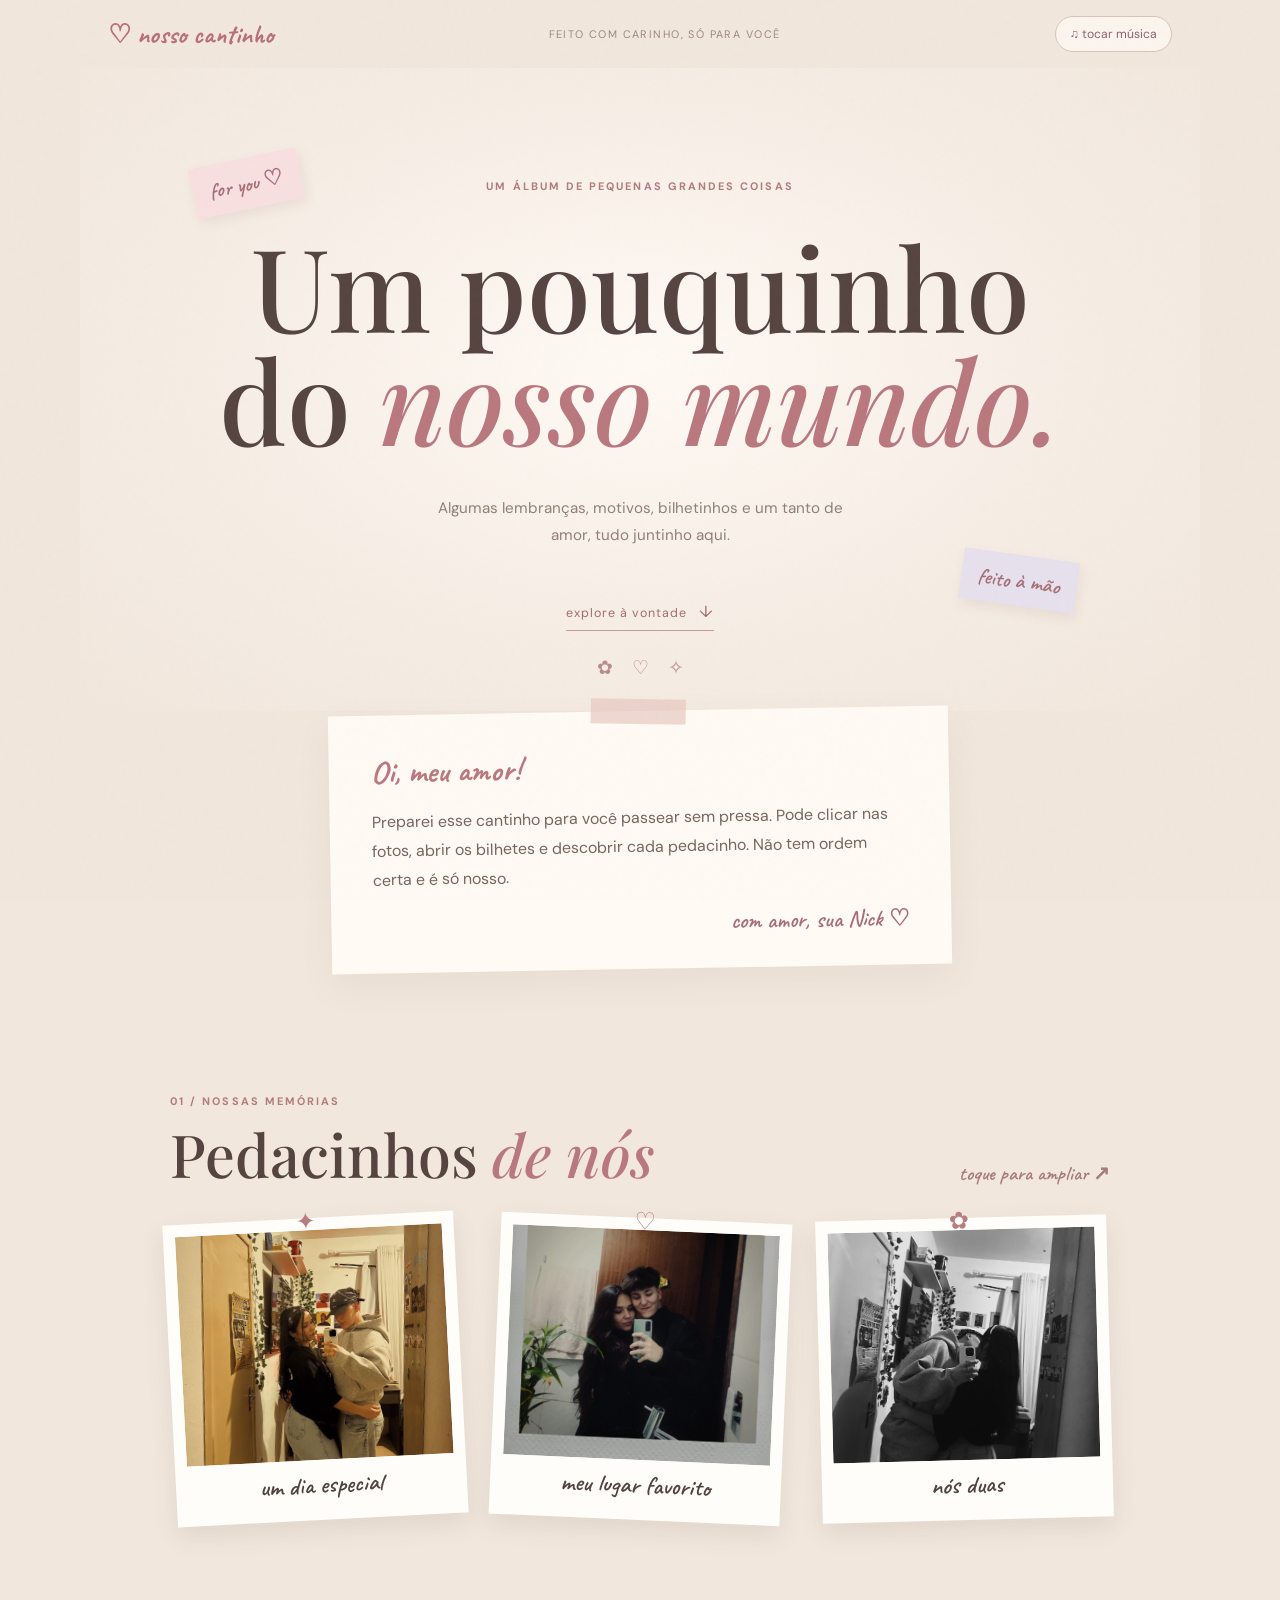
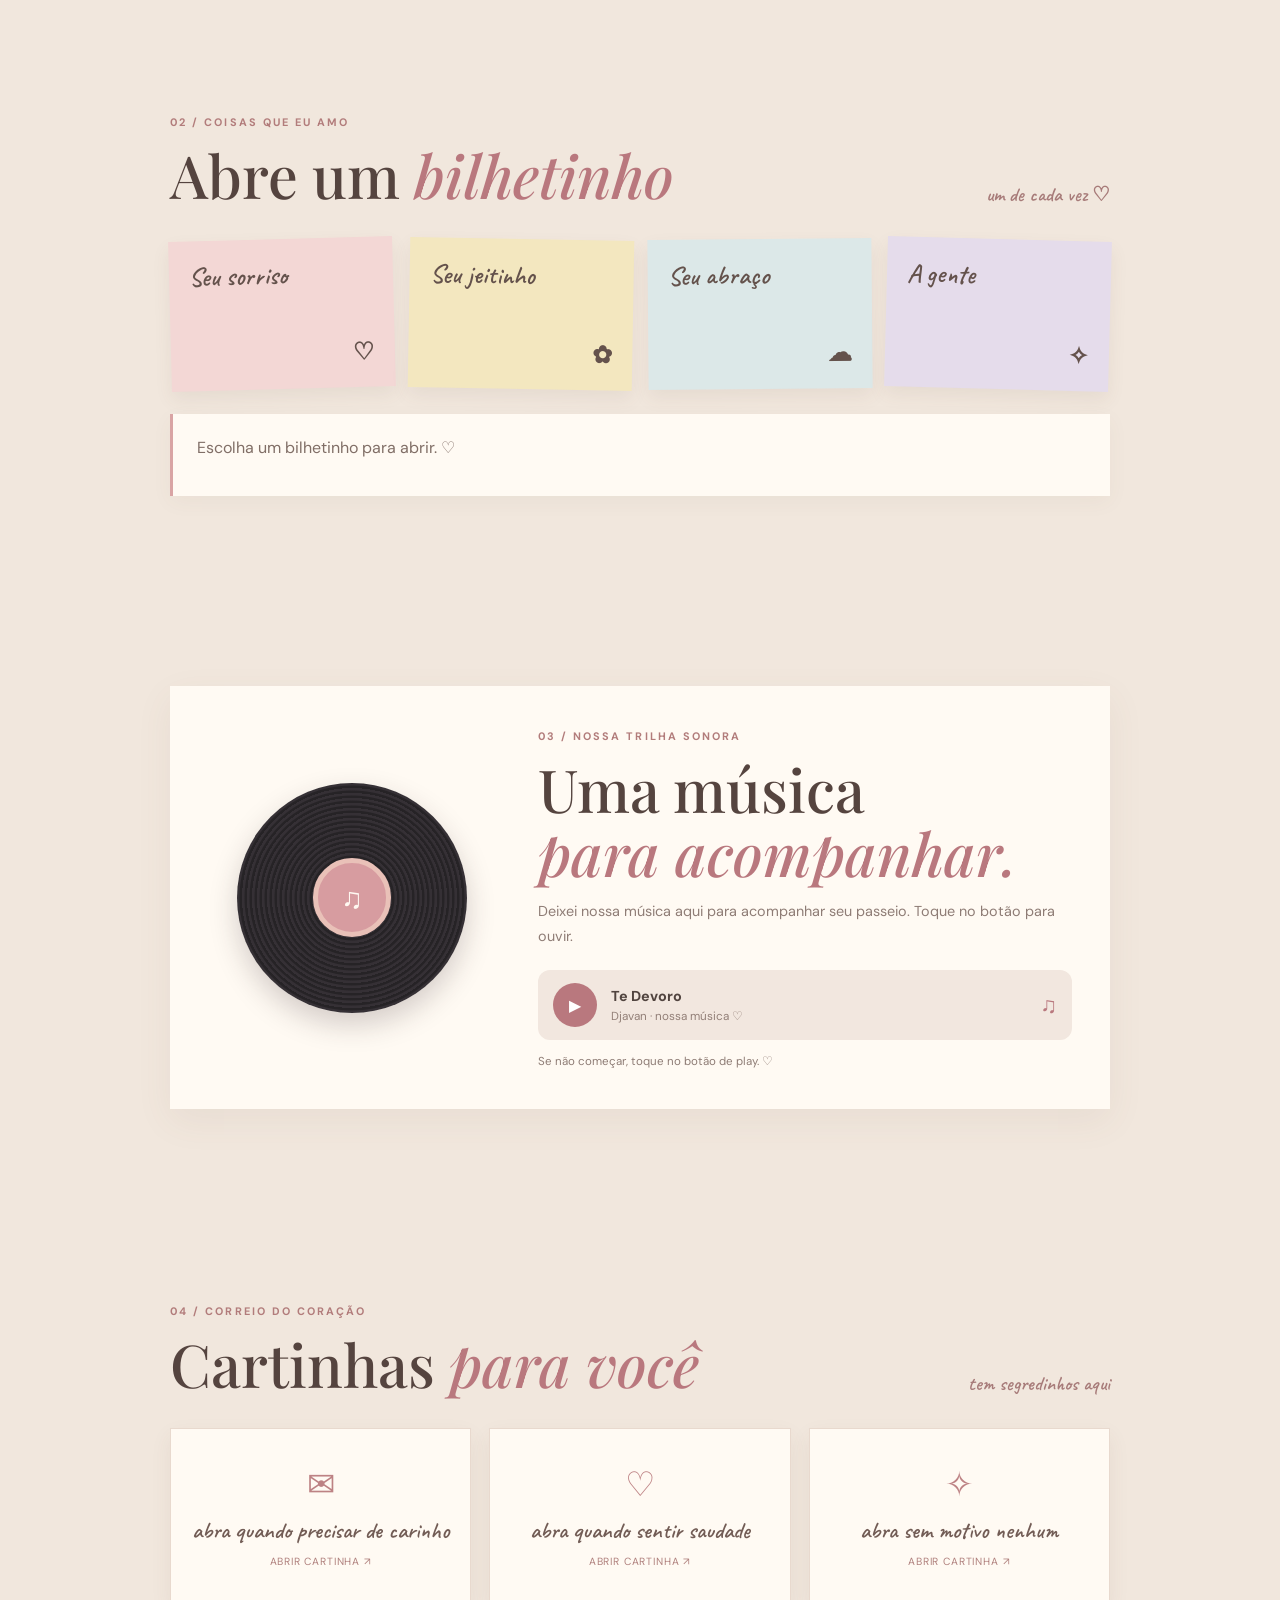
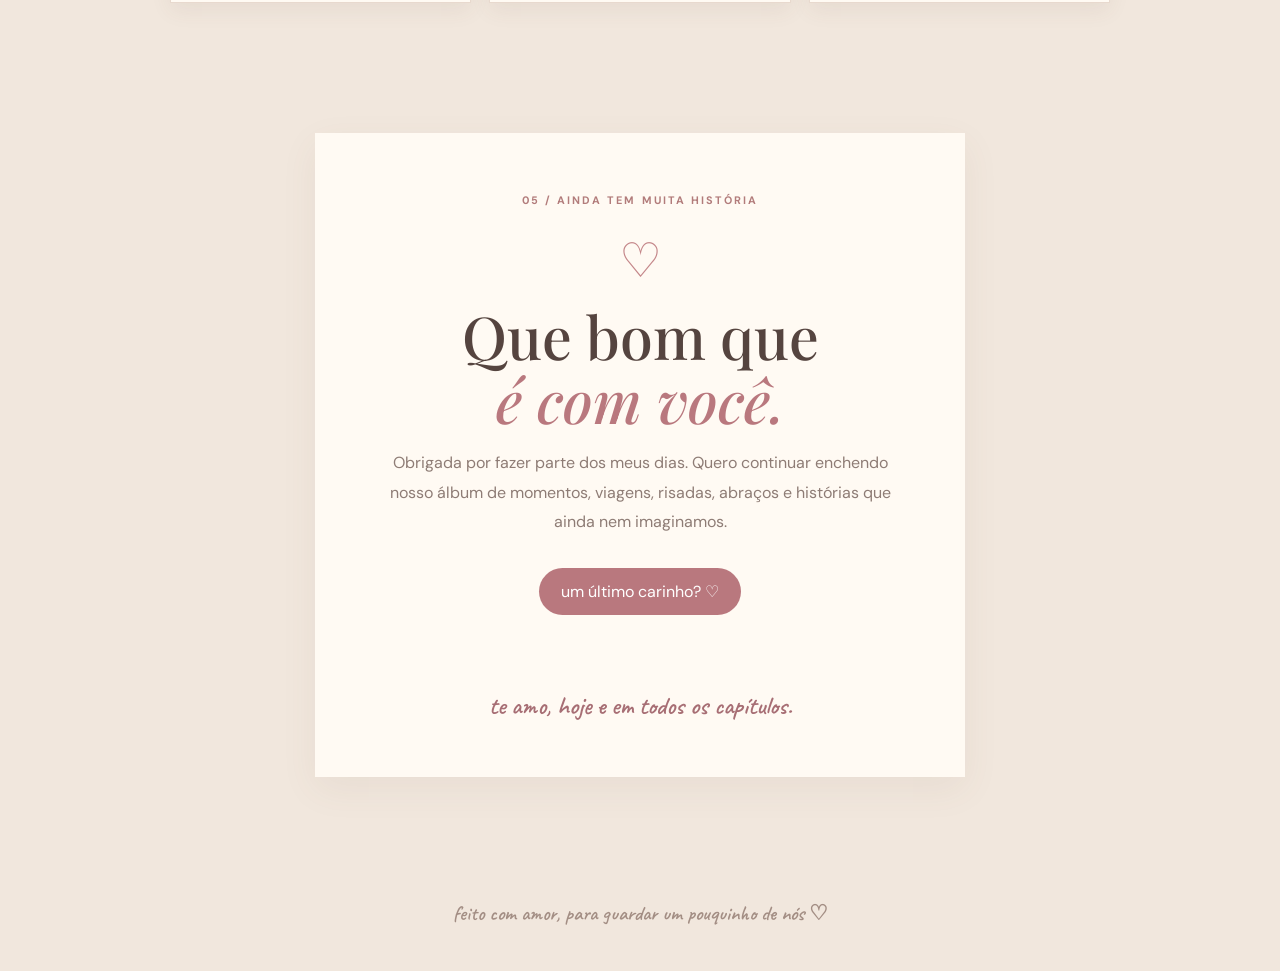
<file: index.html>
<!DOCTYPE html>
<html lang="pt-BR">
<head>
  <meta charset="UTF-8">
  <meta name="viewport" content="width=device-width, initial-scale=1, viewport-fit=cover">
  <meta name="theme-color" content="#f2e7dd">
  <title>Nosso cantinho ♡</title>
  <link rel="preconnect" href="https://fonts.googleapis.com">
  <link rel="preconnect" href="https://fonts.gstatic.com" crossorigin>
  <link href="https://fonts.googleapis.com/css2?family=Caveat:wght@500;600;700&family=DM+Sans:wght@400;500;600;700&family=Playfair+Display:ital,wght@0,500;0,600;1,500&display=swap" rel="stylesheet">
  <link rel="stylesheet" href="style.css">
</head>
<body>
  <div class="paper-grain" aria-hidden="true"></div>
  <header class="top">
    <a class="brand" href="#topo">♡ nosso cantinho</a>
    <span class="top-note">feito com carinho, só para você</span>
    <button class="music-mini" id="musicToggle" type="button" aria-label="Tocar ou pausar música">♫ <span id="musicStatus">tocar música</span></button>
  </header>

  <main id="topo">
    <section class="cover">
      <span class="cover-sticker sticker-one">for you ♡</span>
      <span class="cover-sticker sticker-two">feito à mão</span>
      <p class="kicker">UM ÁLBUM DE PEQUENAS GRANDES COISAS</p>
      <h1>Um pouquinho<br>do <em>nosso mundo.</em></h1>
      <p class="cover-copy">Algumas lembranças, motivos, bilhetinhos e um tanto de amor, tudo juntinho aqui.</p>
      <a class="discover" href="#album">explore à vontade <span>↓</span></a>
      <div class="cover-doodle" aria-hidden="true">✿　♡　✧</div>
    </section>

    <section class="intro-note">
      <div class="tape"></div>
      <p class="hand">Oi, meu amor!</p>
      <p>Preparei esse cantinho para você passear sem pressa. Pode clicar nas fotos, abrir os bilhetes e descobrir cada pedacinho. Não tem ordem certa e é só nosso.</p>
      <span class="note-sign">com amor, sua Nick ♡</span>
    </section>

    <section class="album section" id="album">
      <div class="section-head">
        <div><span class="eyebrow">01 / NOSSAS MEMÓRIAS</span><h2>Pedacinhos <em>de nós</em></h2></div>
        <span class="scribble">toque para ampliar ↗</span>
      </div>
      <div class="photo-grid">
        <button class="polaroid tilt-left" type="button" data-title="Um dia especial" data-text="Tem dias que ficam guardados na memória sem a gente nem perceber. Esse é um deles. ♡">
          <span class="photo-frame"><img src="fotos/foto1.jpg" alt="Foto de vocês duas" onerror="this.style.display='none';this.nextElementSibling.style.display='grid'"><span class="photo-placeholder">coloque<br>uma foto aqui ♡</span></span>
          <span class="photo-caption">um dia especial</span><span class="pin">✦</span>
        </button>
        <button class="polaroid tilt-right" type="button" data-title="Meu lugar favorito" data-text="Meu lugar favorito não é exatamente um lugar. É onde você está. 💗">
          <span class="photo-frame"><img src="fotos/foto2.jpg" alt="Outra foto de vocês duas" onerror="this.style.display='none';this.nextElementSibling.style.display='grid'"><span class="photo-placeholder">mais uma<br>lembrança nossa</span></span>
          <span class="photo-caption">meu lugar favorito</span><span class="pin">♡</span>
        </button>
        <button class="polaroid tilt-right-low" type="button" data-title="Nós duas" data-text="Gosto da nossa história, das nossas conversas e de tudo que ainda vamos viver.">
          <span class="photo-frame"><img src="fotos/foto3.jpg" alt="Mais uma foto de vocês duas" onerror="this.style.display='none';this.nextElementSibling.style.display='grid'"><span class="photo-placeholder">essa também<br>merece um lugar</span></span>
          <span class="photo-caption">nós duas</span><span class="pin">✿</span>
        </button>
      </div>
    </section>

    <section class="reasons section">
      <div class="section-head">
        <div><span class="eyebrow">02 / COISAS QUE EU AMO</span><h2>Abre um <em>bilhetinho</em></h2></div>
        <span class="scribble">um de cada vez ♡</span>
      </div>
      <div class="note-grid">
        <button class="little-note note-pink" type="button" data-title="Seu sorriso" data-text="Porque ele muda o meu dia. E eu sempre quero ser um dos motivos dele aparecer.">Seu sorriso <span>♡</span></button>
        <button class="little-note note-yellow" type="button" data-title="Seu jeitinho" data-text="Até as pequenas manias que são tão suas fazem parte do que eu amo em você.">Seu jeitinho <span>✿</span></button>
        <button class="little-note note-blue" type="button" data-title="Seu abraço" data-text="Teu abraço porque é nele que eu quero fazer morada e é onde eu me sinto segura sempre.">Seu abraço <span>☁</span></button>
        <button class="little-note note-lilac" type="button" data-title="A gente" data-text="Eu amo poder dividir a vida com você e descobrir, aos poucos, tudo o que ainda podemos ser.">A gente <span>✧</span></button>
      </div>
      <div class="reveal-note" id="noteReveal" aria-live="polite">Escolha um bilhetinho para abrir. ♡</div>
    </section>

    <section class="playlist section">
      <div class="playlist-card">
        <div class="record" aria-hidden="true"><div class="record-center">♫</div></div>
        <div class="playlist-copy">
          <span class="eyebrow">03 / NOSSA TRILHA SONORA</span>
          <h2>Uma música<br><em>para acompanhar.</em></h2>
          <p>Deixei nossa música aqui para acompanhar seu passeio. Toque no botão para ouvir.</p>
          <div class="audio-controls">
            <button class="play-button" id="playButton" type="button" aria-label="Tocar música">▶</button>
            <div class="track"><strong>Te Devoro</strong><span>Djavan · nossa música ♡</span></div>
            <span class="sound-wave" id="soundWave">♫</span>
          </div>
          <audio id="musica" preload="metadata" loop>
            <source src="musicas/te-devoro.mp3" type="audio/mpeg">
          </audio>
          <p class="audio-hint" id="audioHint">Se não começar, toque no botão de play. ♡</p>
        </div>
      </div>
    </section>

    <section class="envelopes section">
      <div class="section-head">
        <div><span class="eyebrow">04 / CORREIO DO CORAÇÃO</span><h2>Cartinhas <em>para você</em></h2></div>
        <span class="scribble">tem segredinhos aqui</span>
      </div>
      <div class="envelope-grid">
        <button class="envelope" type="button" data-title="Para um dia difícil" data-text="Se hoje não estiver sendo fácil, lembra que você não precisa dar conta de tudo sozinha. Estou aqui para te acolher, te ouvir e ficar pertinho. Você é motivo de orgulho e merece todo o carinho do mundo. Se eu não estiver com você agora, espero que essa cartinha te abrace um pouquinho.">
          <span class="env-icon">✉</span><span>abra quando precisar de carinho</span><small>abrir cartinha ↗</small>
        </button>
        <button class="envelope" type="button" data-title="Para quando sentir saudade" data-text="Dizem que a saudade é o azar de quem tem muita sorte, espero que possamos nos ver logo, mas enquanto isso, ouve Djavan e lembra que eu te amo. E que mesmo longe, você está sempre comigo.">
          <span class="env-icon">♡</span><span>abra quando sentir saudade</span><small>abrir cartinha ↗</small>
        </button>
        <button class="envelope" type="button" data-title="Só porque sim" data-text="Não precisa de data especial para eu te lembrar que te amo. Hoje é um ótimo dia para dizer isso mais uma vez.">
          <span class="env-icon">✧</span><span>abra sem motivo nenhum</span><small>abrir cartinha ↗</small>
        </button>
      </div>
    </section>

    <section class="last-page section">
      <div class="last-paper">
        <span class="eyebrow">05 / AINDA TEM MUITA HISTÓRIA</span>
        <div class="big-heart">♡</div>
        <h2>Que bom que<br><em>é com você.</em></h2>
        <p>Obrigada por fazer parte dos meus dias. Quero continuar enchendo nosso álbum de momentos, viagens, risadas, abraços e histórias que ainda nem imaginamos.</p>
        <button class="final-button" id="surpriseButton" type="button">um último carinho? ♡</button>
        <p class="final-message" id="finalMessage" aria-live="polite"></p>
        <span class="last-sign">te amo, hoje e em todos os capítulos.</span>
      </div>
    </section>
  </main>

  <footer>feito com amor, para guardar um pouquinho de nós ♡</footer>

  <div class="modal" id="modal" aria-hidden="true">
    <div class="modal-backdrop" data-close="true"></div>
    <article class="modal-card" role="dialog" aria-modal="true" aria-labelledby="modalTitle">
      <button class="modal-close" id="modalClose" type="button" aria-label="Fechar">×</button>
      <div class="modal-flower">✿</div>
      <h2 id="modalTitle">Uma lembrança</h2>
      <p id="modalText"></p>
      <button class="modal-ok" id="modalOk" type="button">guardar no coração ♡</button>
    </article>
  </div>

  <script src="script.js"></script>
</body>
</html>
</file>
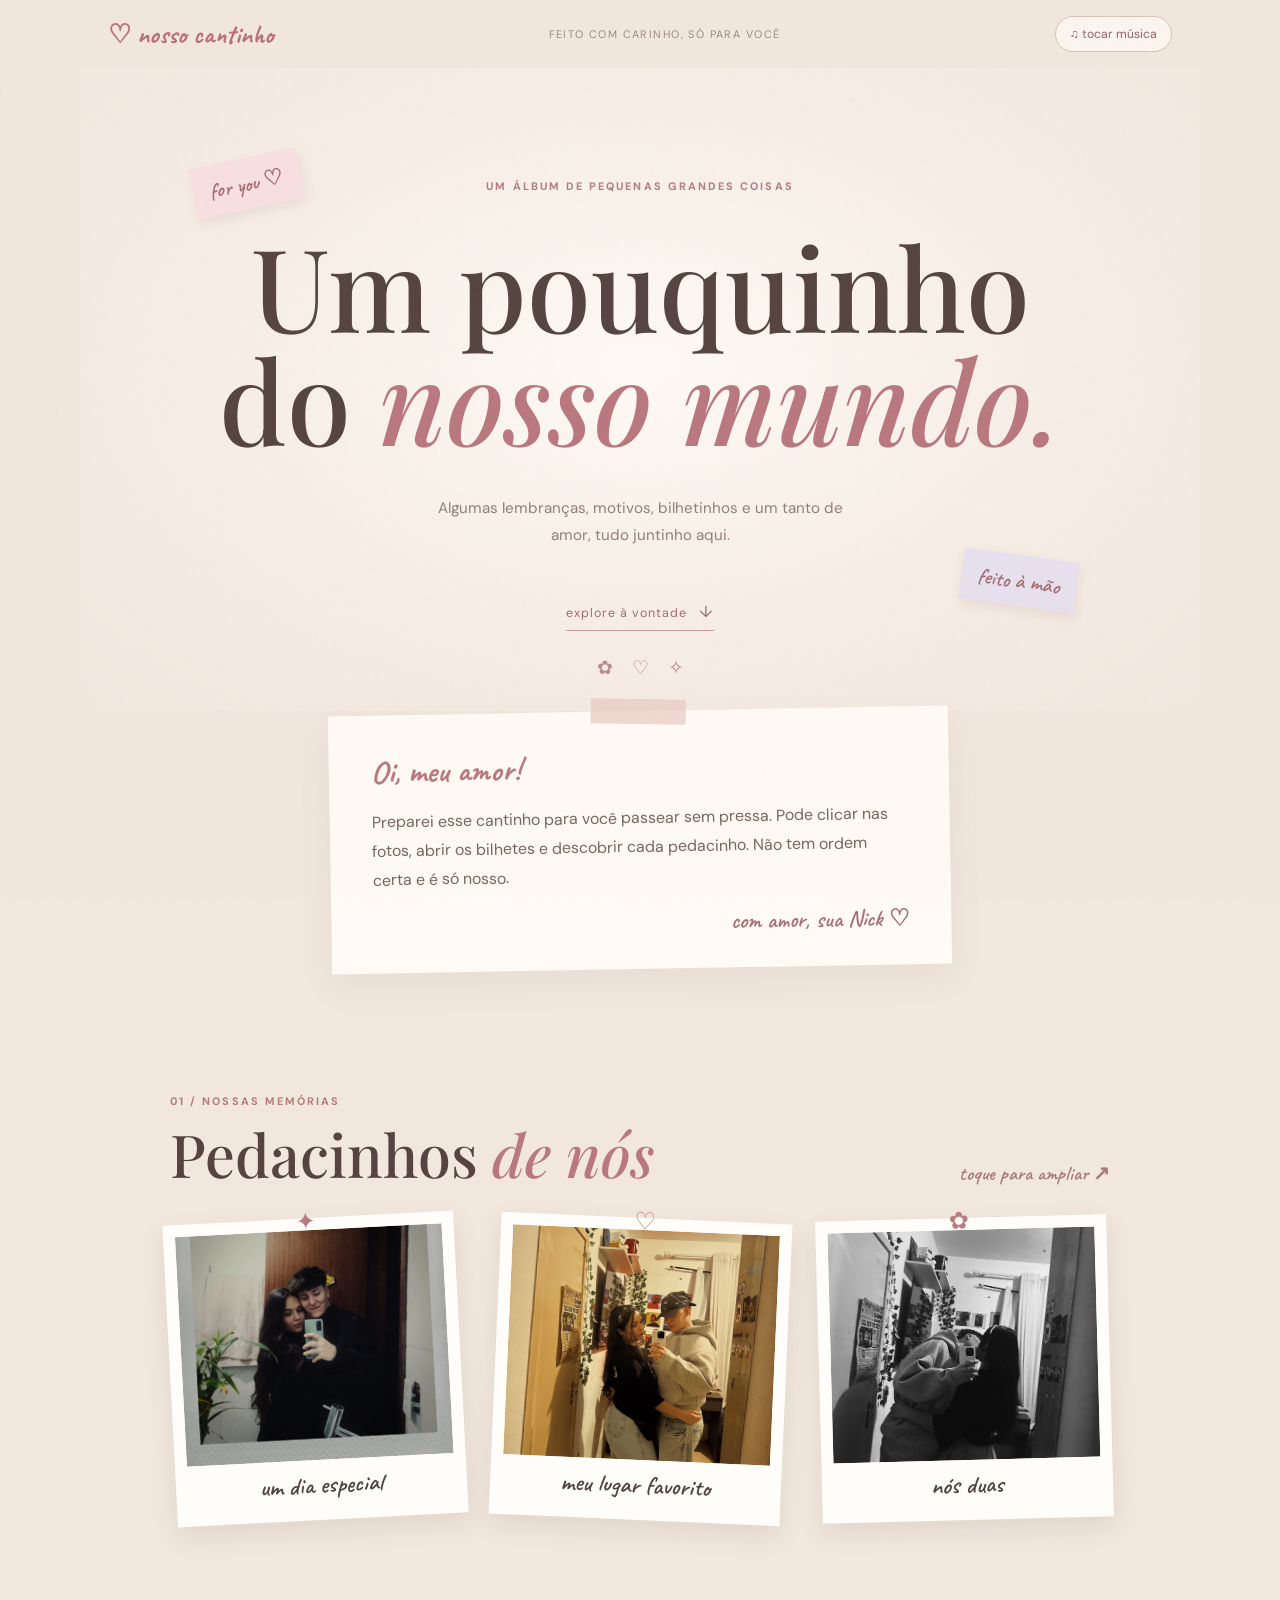
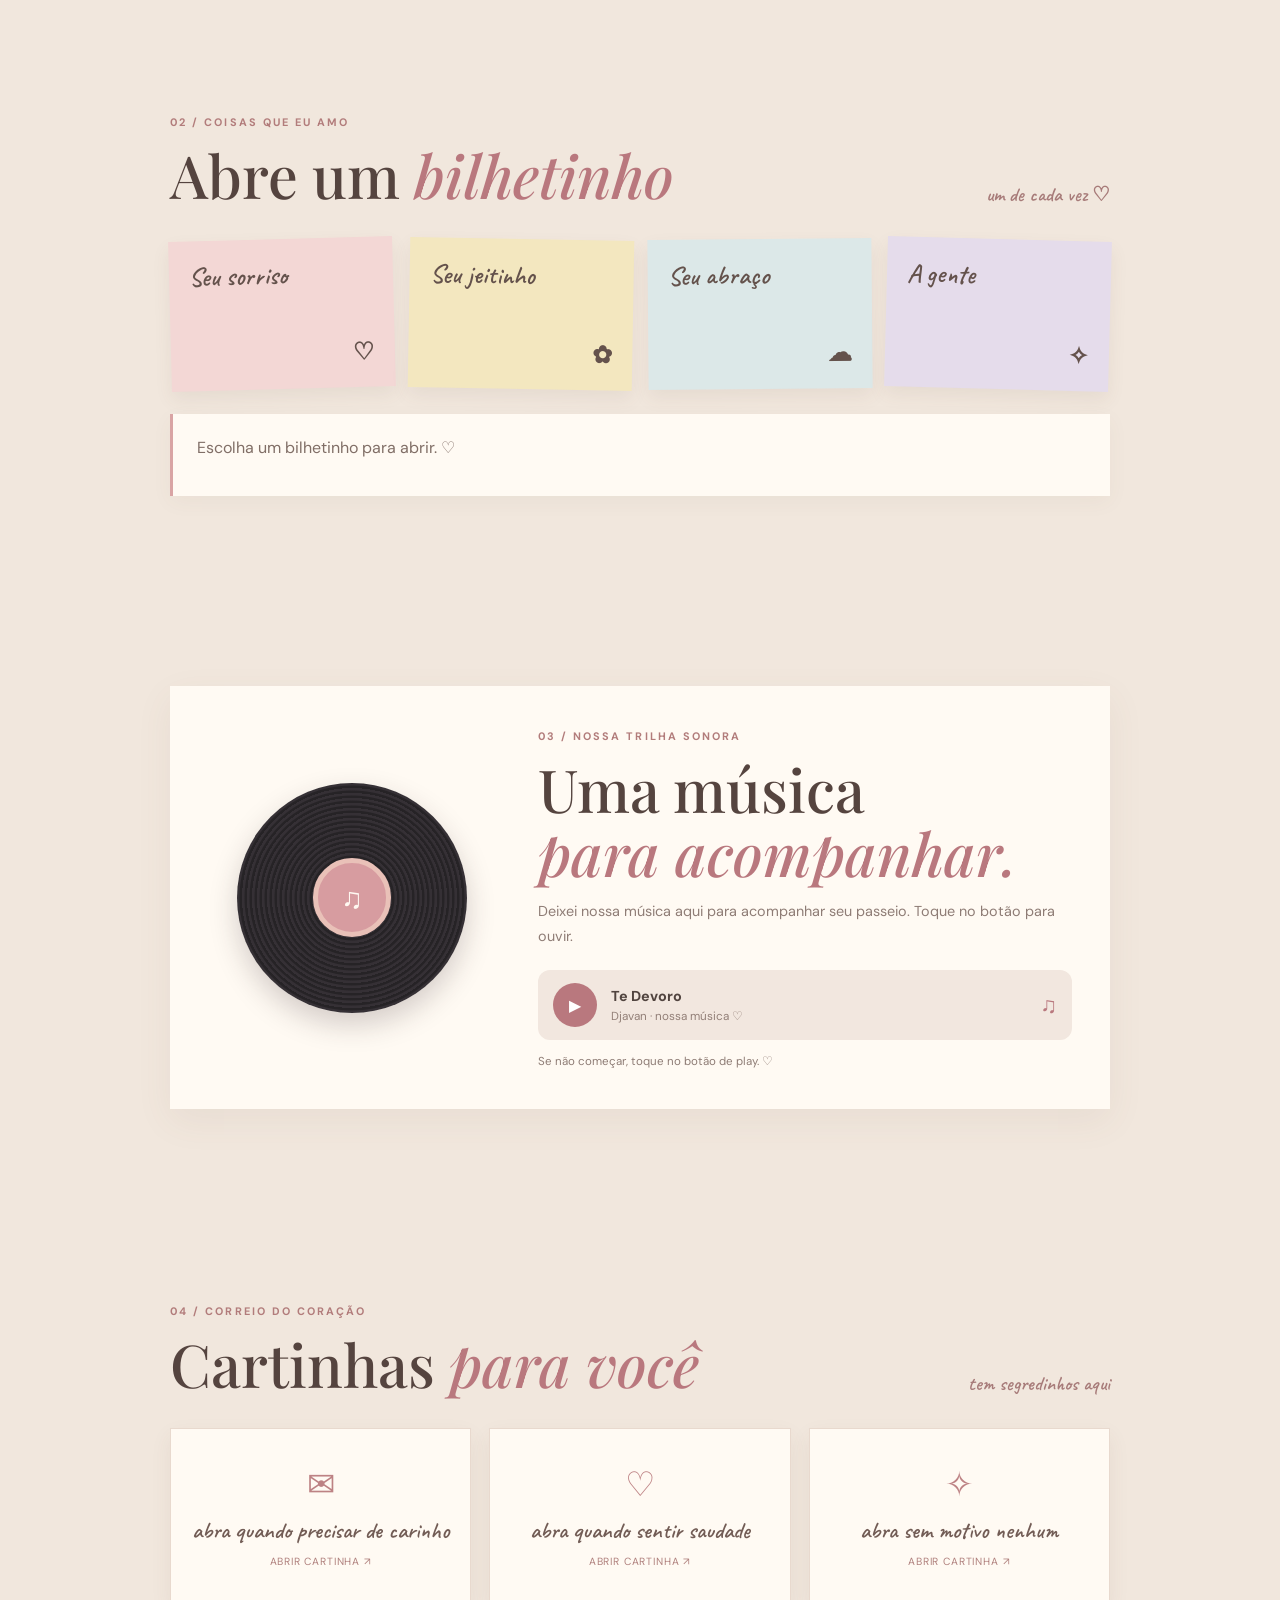
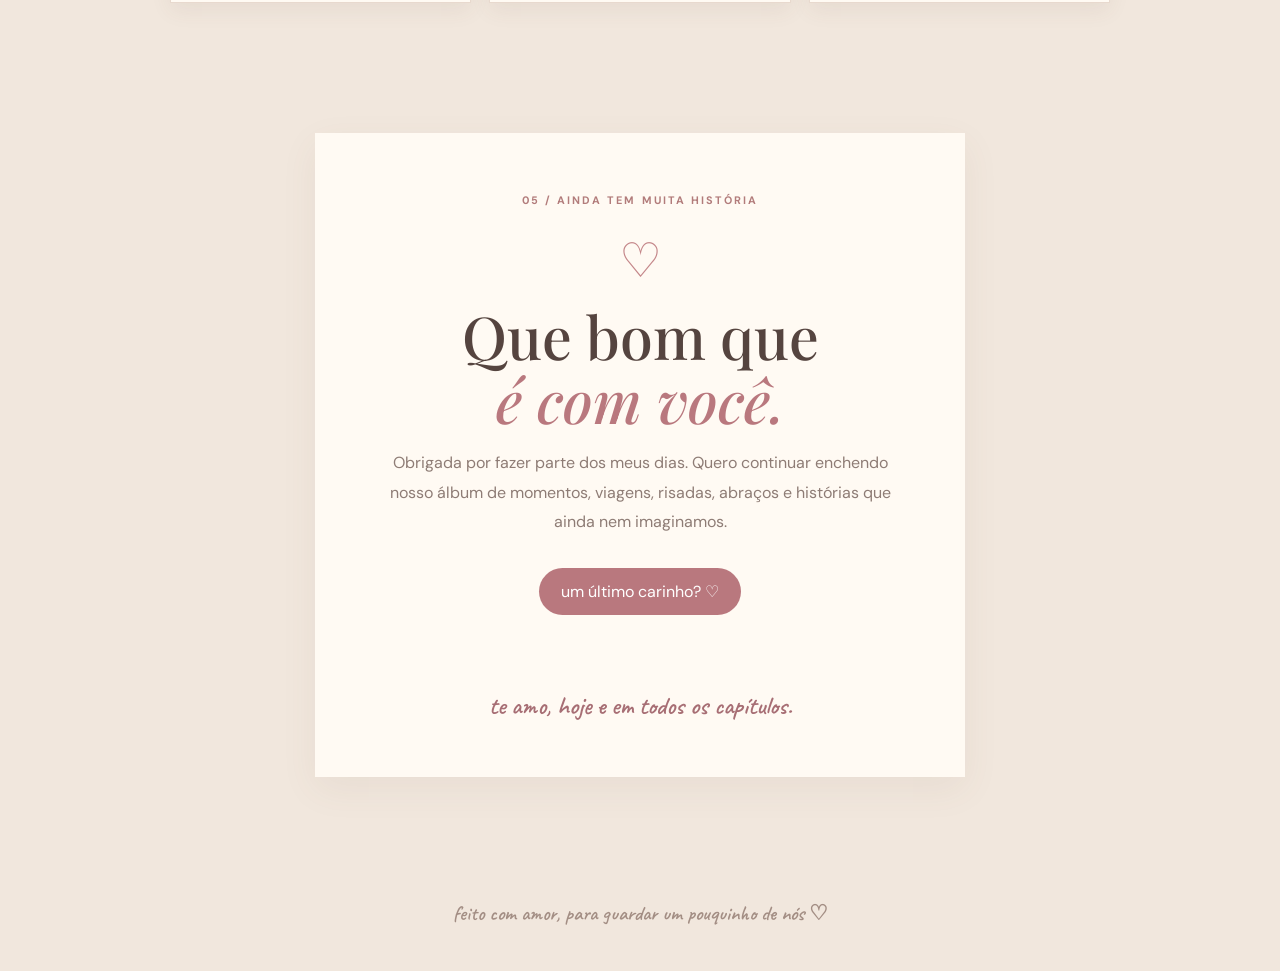
<file: nosso cantinho.html>
<!DOCTYPE html>
<html lang="pt-BR">
<head>
  <meta charset="UTF-8">
  <meta name="viewport" content="width=device-width, initial-scale=1, viewport-fit=cover">
  <meta name="theme-color" content="#f2e7dd">
  <title>Nosso cantinho ♡</title>
  <link rel="preconnect" href="https://fonts.googleapis.com">
  <link rel="preconnect" href="https://fonts.gstatic.com" crossorigin>
  <link href="https://fonts.googleapis.com/css2?family=Caveat:wght@500;600;700&family=DM+Sans:wght@400;500;600;700&family=Playfair+Display:ital,wght@0,500;0,600;1,500&display=swap" rel="stylesheet">
  <link rel="stylesheet" href="style.css">
</head>
<body>
  <div class="paper-grain" aria-hidden="true"></div>
  <header class="top">
    <a class="brand" href="#topo">♡ nosso cantinho</a>
    <span class="top-note">feito com carinho, só para você</span>
    <button class="music-mini" id="musicToggle" type="button" aria-label="Tocar ou pausar música">♫ <span id="musicStatus">tocar música</span></button>
  </header>

  <main id="topo">
    <section class="cover">
      <span class="cover-sticker sticker-one">for you ♡</span>
      <span class="cover-sticker sticker-two">feito à mão</span>
      <p class="kicker">UM ÁLBUM DE PEQUENAS GRANDES COISAS</p>
      <h1>Um pouquinho<br>do <em>nosso mundo.</em></h1>
      <p class="cover-copy">Algumas lembranças, motivos, bilhetinhos e um tanto de amor, tudo juntinho aqui.</p>
      <a class="discover" href="#album">explore à vontade <span>↓</span></a>
      <div class="cover-doodle" aria-hidden="true">✿　♡　✧</div>
    </section>

    <section class="intro-note">
      <div class="tape"></div>
      <p class="hand">Oi, meu amor!</p>
      <p>Preparei esse cantinho para você passear sem pressa. Pode clicar nas fotos, abrir os bilhetes e descobrir cada pedacinho. Não tem ordem certa e é só nosso.</p>
      <span class="note-sign">com amor, sua Nick ♡</span>
    </section>

    <section class="album section" id="album">
      <div class="section-head">
        <div><span class="eyebrow">01 / NOSSAS MEMÓRIAS</span><h2>Pedacinhos <em>de nós</em></h2></div>
        <span class="scribble">toque para ampliar ↗</span>
      </div>
      <div class="photo-grid">
        <button class="polaroid tilt-left" type="button" data-title="Um dia especial" data-text="Tem dias que ficam guardados na memória sem a gente nem perceber. Esse é um deles. ♡">
          <span class="photo-frame"><img src="fotos/foto2.jpg" alt="Foto de vocês duas" onerror="this.style.display='none';this.nextElementSibling.style.display='grid'"><span class="photo-placeholder">coloque<br>uma foto aqui ♡</span></span>
          <span class="photo-caption">um dia especial</span><span class="pin">✦</span>
        </button>
        <button class="polaroid tilt-right" type="button" data-title="Meu lugar favorito" data-text="Meu lugar favorito não é exatamente um lugar. É onde você está. 💗">
          <span class="photo-frame"><img src="fotos/foto1.jpg" alt="Outra foto de vocês duas" onerror="this.style.display='none';this.nextElementSibling.style.display='grid'"><span class="photo-placeholder">mais uma<br>lembrança nossa</span></span>
          <span class="photo-caption">meu lugar favorito</span><span class="pin">♡</span>
        </button>
        <button class="polaroid tilt-right-low" type="button" data-title="Nós duas" data-text="Gosto da nossa história, das nossas conversas e de tudo que ainda vamos viver.">
          <span class="photo-frame"><img src="fotos/foto3.jpg" alt="Mais uma foto de vocês duas" onerror="this.style.display='none';this.nextElementSibling.style.display='grid'"><span class="photo-placeholder">essa também<br>merece um lugar</span></span>
          <span class="photo-caption">nós duas</span><span class="pin">✿</span>
        </button>
      </div>
    </section>

    <section class="reasons section">
      <div class="section-head">
        <div><span class="eyebrow">02 / COISAS QUE EU AMO</span><h2>Abre um <em>bilhetinho</em></h2></div>
        <span class="scribble">um de cada vez ♡</span>
      </div>
      <div class="note-grid">
        <button class="little-note note-pink" type="button" data-title="Seu sorriso" data-text="Porque ele muda o meu dia. E eu sempre quero ser um dos motivos dele aparecer.">Seu sorriso <span>♡</span></button>
        <button class="little-note note-yellow" type="button" data-title="Seu jeitinho" data-text="Até as pequenas manias que são tão suas fazem parte do que eu amo em você.">Seu jeitinho <span>✿</span></button>
        <button class="little-note note-blue" type="button" data-title="Seu abraço" data-text="Teu abraço porque é nele que eu quero fazer morada e é onde eu me sinto segura sempre.">Seu abraço <span>☁</span></button>
        <button class="little-note note-lilac" type="button" data-title="A gente" data-text="Eu amo poder dividir a vida com você e descobrir, aos poucos, tudo o que ainda podemos ser.">A gente <span>✧</span></button>
      </div>
      <div class="reveal-note" id="noteReveal" aria-live="polite">Escolha um bilhetinho para abrir. ♡</div>
    </section>

    <section class="playlist section">
      <div class="playlist-card">
        <div class="record" aria-hidden="true"><div class="record-center">♫</div></div>
        <div class="playlist-copy">
          <span class="eyebrow">03 / NOSSA TRILHA SONORA</span>
          <h2>Uma música<br><em>para acompanhar.</em></h2>
          <p>Deixei nossa música aqui para acompanhar seu passeio. Toque no botão para ouvir.</p>
          <div class="audio-controls">
            <button class="play-button" id="playButton" type="button" aria-label="Tocar música">▶</button>
            <div class="track"><strong>Te Devoro</strong><span>Djavan · nossa música ♡</span></div>
            <span class="sound-wave" id="soundWave">♫</span>
          </div>
          <audio id="musica" preload="metadata" loop>
            <source src="musicas/te-devoro.mp3" type="audio/mpeg">
          </audio>
          <p class="audio-hint" id="audioHint">Se não começar, toque no botão de play. ♡</p>
        </div>
      </div>
    </section>

    <section class="envelopes section">
      <div class="section-head">
        <div><span class="eyebrow">04 / CORREIO DO CORAÇÃO</span><h2>Cartinhas <em>para você</em></h2></div>
        <span class="scribble">tem segredinhos aqui</span>
      </div>
      <div class="envelope-grid">
        <button class="envelope" type="button" data-title="Para um dia difícil" data-text="Se hoje não estiver sendo fácil, lembra que você não precisa dar conta de tudo sozinha. Estou aqui para te acolher, te ouvir e ficar pertinho. Você é motivo de orgulho e merece todo o carinho do mundo. Se eu não estiver com você agora, espero que essa cartinha te abrace um pouquinho.">
          <span class="env-icon">✉</span><span>abra quando precisar de carinho</span><small>abrir cartinha ↗</small>
        </button>
        <button class="envelope" type="button" data-title="Para quando sentir saudade" data-text="Dizem que a saudade é o azar de quem tem muita sorte, espero que possamos nos ver logo, mas enquanto isso, ouve Djavan e lembra que eu te amo. E que mesmo longe, você está sempre comigo.">
          <span class="env-icon">♡</span><span>abra quando sentir saudade</span><small>abrir cartinha ↗</small>
        </button>
        <button class="envelope" type="button" data-title="Só porque sim" data-text="Não precisa de data especial para eu te lembrar que te amo. Hoje é um ótimo dia para dizer isso mais uma vez.">
          <span class="env-icon">✧</span><span>abra sem motivo nenhum</span><small>abrir cartinha ↗</small>
        </button>
      </div>
    </section>

    <section class="last-page section">
      <div class="last-paper">
        <span class="eyebrow">05 / AINDA TEM MUITA HISTÓRIA</span>
        <div class="big-heart">♡</div>
        <h2>Que bom que<br><em>é com você.</em></h2>
        <p>Obrigada por fazer parte dos meus dias. Quero continuar enchendo nosso álbum de momentos, viagens, risadas, abraços e histórias que ainda nem imaginamos.</p>
        <button class="final-button" id="surpriseButton" type="button">um último carinho? ♡</button>
        <p class="final-message" id="finalMessage" aria-live="polite"></p>
        <span class="last-sign">te amo, hoje e em todos os capítulos.</span>
      </div>
    </section>
  </main>

  <footer>feito com amor, para guardar um pouquinho de nós ♡</footer>

  <div class="modal" id="modal" aria-hidden="true">
    <div class="modal-backdrop" data-close="true"></div>
    <article class="modal-card" role="dialog" aria-modal="true" aria-labelledby="modalTitle">
      <button class="modal-close" id="modalClose" type="button" aria-label="Fechar">×</button>
      <div class="modal-flower">✿</div>
      <h2 id="modalTitle">Uma lembrança</h2>
      <p id="modalText"></p>
      <button class="modal-ok" id="modalOk" type="button">guardar no coração ♡</button>
    </article>
  </div>

  <script src="script.js"></script>
</body>
</html>
</file>
<file: style.css>
*{box-sizing:border-box}
:root{--ink:#51443f;--muted:#8e7c75;--paper:#fbf5ee;--pink:#e7aeb3;--rose:#b96f78;--line:#e8d9ce;--lav:#d8cce0}
html{scroll-behavior:smooth;scroll-padding-top:18px}
body{margin:0;background:#f1e7dd;color:var(--ink);font-family:'DM Sans',sans-serif;overflow-x:hidden}
button,a{-webkit-tap-highlight-color:transparent}
button{font:inherit}
.paper-grain{position:fixed;inset:0;pointer-events:none;z-index:10;opacity:.12;background-image:url("data:image/svg+xml,%3Csvg viewBox='0 0 180 180' xmlns='http://www.w3.org/2000/svg'%3E%3Cfilter id='n'%3E%3CfeTurbulence type='fractalNoise' baseFrequency='.9' numOctaves='3' stitchTiles='stitch'/%3E%3C/filter%3E%3Crect width='100%25' height='100%25' filter='url(%23n)' opacity='.18'/%3E%3C/svg%3E")}
.top{min-height:68px;max-width:1120px;margin:auto;padding:10px 28px;display:flex;align-items:center;justify-content:space-between;gap:15px}
.brand{text-decoration:none;color:var(--rose);font:700 1.65rem 'Caveat',cursive;white-space:nowrap}
.top-note{font-size:.68rem;letter-spacing:.13em;text-transform:uppercase;color:#9c8980;text-align:center}
.music-mini{border:1px solid #d8c4b8;border-radius:30px;padding:9px 14px;background:#fbf5ee;color:#91636a;font-size:.76rem;cursor:pointer;white-space:nowrap}
.cover{min-height:610px;max-width:1120px;margin:0 auto;padding:100px 25px 80px;text-align:center;position:relative;display:flex;align-items:center;flex-direction:column;justify-content:center;background:radial-gradient(ellipse at 50% 46%,#fffaf4 0%,#f6ede5 55%,#f1e7dd 100%)}
.kicker,.eyebrow{font-size:.68rem;letter-spacing:.19em;color:#b27c7b;font-weight:700}
.cover h1{font:500 clamp(3.8rem,9vw,7.3rem)/.98 'Playfair Display',serif;margin:25px 0;color:#55443f}
.cover h1 em,h2 em{color:#b9787e;font-weight:500}
.cover-copy{max-width:430px;color:#927f77;line-height:1.8;font-size:.95rem}
.discover{margin-top:36px;text-decoration:none;color:#a46c70;font-size:.78rem;letter-spacing:.08em;border-bottom:1px solid #c99a9b;padding-bottom:8px}
.discover span{margin-left:8px;font-size:1rem}
.cover-sticker{position:absolute;font:600 1.35rem 'Caveat',cursive;color:#a66f74;background:#f8dfe0;padding:12px 17px;box-shadow:2px 5px 12px #7b5a4a1a}
.sticker-one{top:90px;left:10%;transform:rotate(-12deg)}
.sticker-two{right:11%;bottom:105px;transform:rotate(8deg);background:#e7e0ed}
.cover-doodle{position:absolute;bottom:30px;color:#bb8b8d;font-size:1.2rem}
.section{max-width:1000px;margin:0 auto;padding:95px 30px}
.intro-note{width:min(620px,calc(100% - 48px));margin:0 auto 25px;background:#fffaf3;padding:36px 42px 32px;box-shadow:0 12px 35px #70554812;position:relative;transform:rotate(-1deg);line-height:1.8;color:#77665e}
.tape{position:absolute;width:95px;height:25px;background:#e8c8c0aa;top:-12px;left:calc(50% - 47px);transform:rotate(2deg)}
.hand{font:700 2rem 'Caveat',cursive;color:#b9787e;margin:0 0 8px}
.note-sign{display:block;text-align:right;font:600 1.45rem 'Caveat',cursive;color:#a76e74;margin-top:18px}
.section-head{display:flex;align-items:end;justify-content:space-between;gap:18px;margin-bottom:32px}
.section-head h2,.playlist h2,.last-paper h2{font:500 clamp(2.4rem,5vw,3.7rem)/1.08 'Playfair Display',serif;margin:12px 0 0;color:#55443f}
.scribble{font:600 1.25rem 'Caveat',cursive;color:#a77b79;white-space:nowrap}
.photo-grid{display:grid;grid-template-columns:repeat(3,minmax(0,1fr));gap:34px;align-items:center}
.polaroid{border:0;background:#fffdf9;padding:12px 12px 20px;box-shadow:0 10px 25px #604b3b1c;position:relative;cursor:pointer;transition:transform .25s,box-shadow .25s;color:var(--ink);min-width:0}
.polaroid:hover{transform:translateY(-7px) rotate(0)!important;box-shadow:0 18px 35px #604b3b2a}
.tilt-left{transform:rotate(-3deg)}.tilt-right{transform:rotate(2.5deg)}.tilt-right-low{transform:rotate(-1.5deg)}
.photo-frame{height:230px;background:#eee1d9;display:block;position:relative;overflow:hidden}
.photo-frame img{width:100%;height:100%;object-fit:cover;display:block}
.photo-placeholder{height:100%;display:none;place-items:center;text-align:center;color:#a37c7b;font:600 1.7rem 'Caveat',cursive;background:linear-gradient(145deg,#f2e1dd,#e9e2ec)}
.photo-caption{display:block;font:600 1.55rem 'Caveat',cursive;margin-top:9px}
.pin{position:absolute;top:-13px;left:calc(50% - 12px);color:#b77e80;font-size:1.5rem}
.tiny-help{font-size:.75rem;color:#9a8980;text-align:center;margin-top:26px}
.note-grid{display:grid;grid-template-columns:repeat(4,minmax(0,1fr));gap:15px}
.little-note{min-height:150px;border:0;padding:20px;text-align:left;display:flex;flex-direction:column;justify-content:space-between;box-shadow:0 8px 18px #604b3b14;cursor:pointer;color:#64524c;font:600 1.65rem 'Caveat',cursive;transition:transform .2s}
.little-note:hover{transform:translateY(-5px) rotate(1deg)}
.little-note span{align-self:flex-end;font-size:1.5rem}
.note-pink{background:#f3d7d5;transform:rotate(-1.5deg)}.note-yellow{background:#f3e7bf;transform:rotate(1deg)}.note-blue{background:#dce8e8;transform:rotate(-.5deg)}.note-lilac{background:#e5dceb;transform:rotate(1.5deg)}
.reveal-note{margin-top:25px;min-height:82px;background:#fffaf3;border-left:3px solid #d9a4a4;padding:20px 24px;color:#806e66;line-height:1.7;box-shadow:0 6px 20px #604b3b0c}
.playlist-card{background:#fffaf3;padding:38px;display:grid;grid-template-columns: .7fr 1.3fr;gap:42px;align-items:center;box-shadow:0 12px 35px #70554812}
.record{width:min(230px,100%);aspect-ratio:1;border-radius:50%;margin:auto;background:repeating-radial-gradient(circle,#262326 0 2px,#353035 3px 5px);display:grid;place-items:center;box-shadow:0 12px 28px #34282b35;animation:spin 8s linear infinite;animation-play-state:paused}
.record.playing{animation-play-state:running}
.record-center{width:34%;aspect-ratio:1;border-radius:50%;background:#d79ca0;color:#fff8f1;display:grid;place-items:center;font-size:1.8rem;border:5px solid #e9c1b8}
@keyframes spin{to{transform:rotate(360deg)}}
.playlist-copy>p{color:#8e7c75;line-height:1.7;font-size:.9rem}
.audio-controls{display:flex;align-items:center;gap:14px;margin-top:22px;padding:13px 15px;background:#f2e7df;border-radius:12px}
.play-button{width:44px;height:44px;border:0;border-radius:50%;background:#b9787e;color:white;cursor:pointer;flex:none}
.track{display:flex;flex-direction:column;gap:3px;min-width:0}.track strong{font-size:.9rem}.track span{font-size:.73rem;color:#927f77}
.sound-wave{margin-left:auto;color:#b9787e;font-size:1.4rem}
.audio-hint{font-size:.72rem!important;margin-bottom:0}
.envelope-grid{display:grid;grid-template-columns:repeat(3,minmax(0,1fr));gap:18px}
.envelope{min-height:175px;border:1px solid #e8d9ce;background:#fffaf3;padding:22px 17px;display:flex;flex-direction:column;align-items:center;justify-content:center;gap:10px;text-align:center;cursor:pointer;box-shadow:0 8px 20px #604b3b12;transition:transform .2s}
.envelope:hover{transform:translateY(-5px)}
.env-icon{font-size:2.1rem;color:#bd8284}.envelope>span:nth-child(2){font:600 1.45rem 'Caveat',cursive;color:#725c55}.envelope small{font-size:.65rem;letter-spacing:.08em;text-transform:uppercase;color:#b0807d}
.last-page{padding-top:35px}
.last-paper{max-width:650px;margin:auto;text-align:center;background:#fffaf3;padding:55px 60px;box-shadow:0 12px 35px #70554812;position:relative}
.big-heart{font-size:3rem;color:#c48689;margin:20px 0 5px}
.last-paper>p{color:#8e7c75;line-height:1.85}
.final-button,.modal-ok{border:0;border-radius:30px;background:#b9787e;color:white;padding:13px 22px;margin-top:15px;cursor:pointer}
.final-message{min-height:25px;color:#b9787e;font:600 1.5rem 'Caveat',cursive}
.last-sign{display:block;margin-top:25px;font:600 1.6rem 'Caveat',cursive;color:#a76e74}
footer{text-align:center;padding:28px 20px 45px;color:#a38e84;font:600 1.3rem 'Caveat',cursive}
.modal{position:fixed;inset:0;z-index:30;display:none;place-items:center;padding:20px}
.modal.open{display:grid}
.modal-backdrop{position:absolute;inset:0;background:#3a2d2b99;backdrop-filter:blur(4px)}
.modal-card{position:relative;width:min(440px,100%);background:#fffaf3;padding:38px 32px 30px;text-align:center;box-shadow:0 20px 70px #20151544;transform:rotate(-1deg)}
.modal-close{position:absolute;right:12px;top:8px;border:0;background:transparent;font-size:2rem;color:#9b7b73;cursor:pointer}
.modal-flower{font-size:2.2rem;color:#bd8284}.modal-card h2{font:500 2.3rem 'Playfair Display',serif;margin:12px 0;color:#654f49}.modal-card p{line-height:1.85;color:#8e7c75}
@media(max-width:700px){
 .top{padding:10px 15px;min-height:62px;gap:8px}.brand{font-size:1.45rem}.top-note{display:none}.music-mini{font-size:.7rem;padding:8px 11px}
 .cover{min-height:calc(100svh - 62px);padding:95px 22px 75px}.cover h1{font-size:clamp(3.2rem,13vw,5rem);margin:23px 0}.cover-copy{font-size:.9rem;max-width:330px}.kicker{font-size:.58rem;letter-spacing:.14em}
 .sticker-one{top:36px;left:7%;font-size:1.15rem;padding:9px 12px}.sticker-two{right:6%;bottom:62px;font-size:1.1rem;padding:9px 12px}.cover-doodle{bottom:18px}
 .section{padding:66px 19px}.intro-note{width:calc(100% - 38px);padding:29px 25px 25px;margin-bottom:5px;font-size:.9rem}
 .section-head{align-items:flex-start;flex-direction:column;gap:7px;margin-bottom:25px}.section-head h2,.playlist h2,.last-paper h2{font-size:2.55rem}.scribble{font-size:1.1rem}
 .photo-grid{grid-template-columns:repeat(2,minmax(0,1fr));gap:17px 13px}.polaroid{padding:8px 8px 15px}.photo-frame{height:auto;aspect-ratio: .86}.photo-caption{font-size:1.25rem}.tilt-right-low{grid-column:1 / -1;width:58%;justify-self:center}
 .note-grid{grid-template-columns:repeat(2,minmax(0,1fr));gap:12px}.little-note{min-height:125px;padding:16px;font-size:1.5rem}
 .playlist-card{grid-template-columns:1fr;gap:25px;padding:26px 21px}.record{width:155px}.playlist-copy{text-align:center}.audio-controls{text-align:left}.audio-hint{text-align:center}
 .envelope-grid{grid-template-columns:1fr;gap:12px}.envelope{min-height:125px;flex-direction:row;flex-wrap:wrap;justify-content:flex-start;text-align:left;padding:18px}.env-icon{width:42px;text-align:center}.envelope>span:nth-child(2){flex:1;font-size:1.35rem}.envelope small{width:100%;padding-left:52px}
 .last-paper{padding:38px 24px}.last-paper h2{font-size:2.8rem}.last-sign{font-size:1.4rem}
 .modal{padding:16px}.modal-card{padding:35px 23px 25px}
}
@media(max-width:380px){
 .brand{font-size:1.3rem}.music-mini{font-size:.65rem;padding:7px 9px}
 .cover h1{font-size:3.05rem}.photo-grid{gap:12px 9px}.photo-caption{font-size:1.12rem}
 .section{padding-left:15px;padding-right:15px}.intro-note{width:calc(100% - 30px)}
}
@media(prefers-reduced-motion:reduce){*,*::before,*::after{scroll-behavior:auto!important;animation-duration:.01ms!important;animation-iteration-count:1!important;transition-duration:.01ms!important}}
</file>
